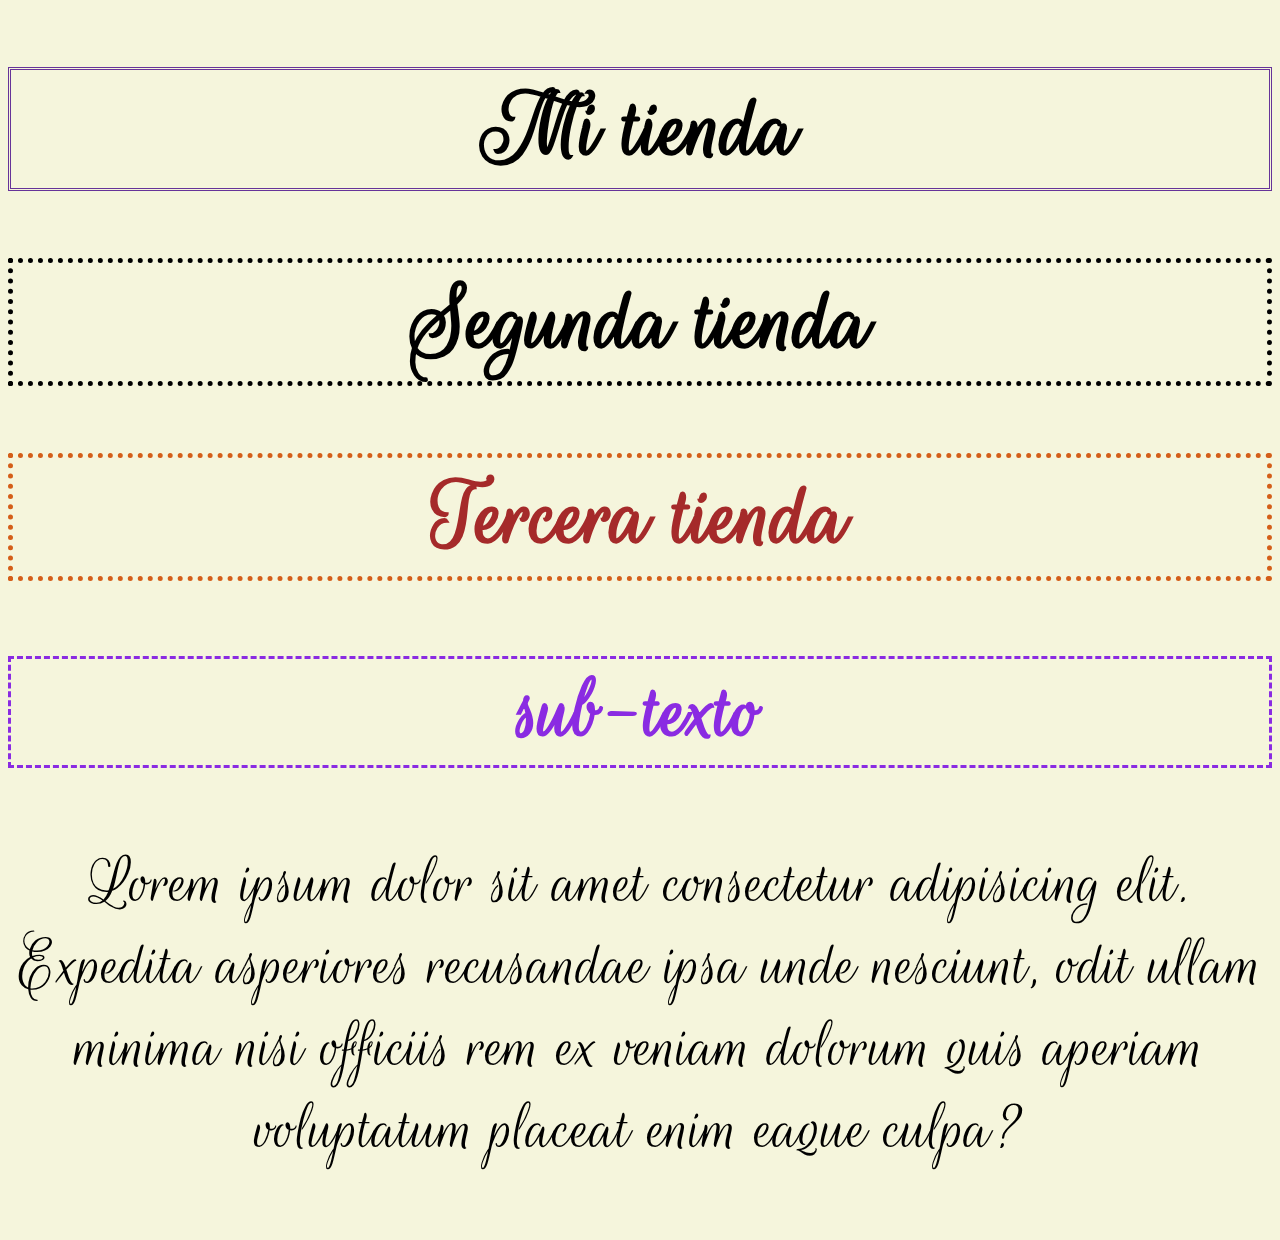
<file: new.html>
<!DOCTYPE html>
<html lang="en">
<head>

    <title>Pruebas</title>

    <link rel="preconnect" href="https://fonts.googleapis.com">
    <link rel="preconnect" href="https://fonts.gstatic.com" crossorigin>
    <link href="https://fonts.googleapis.com/css2?family=Rouge+Script&display=swap" rel="stylesheet">



    <link rel="stylesheet" href="style.css">


</head>

<body>

    <h1>Mi tienda</h1>
    <h1 class="h1border">Segunda tienda</h1>
    <h1 class="h1border" id="h1color">Tercera tienda</h1>
    <h2>sub-texto</h2>

    <p title="toolkit prueba">Lorem ipsum dolor sit amet consectetur adipisicing elit. 
        Expedita asperiores recusandae ipsa unde nesciunt, odit ullam minima nisi officiis rem ex veniam dolorum quis aperiam voluptatum placeat enim eaque culpa?</p>

</body>

</html>
</file>
<file: style.css>
body {
    background: beige;
    font-size: larger;
    text-align: center;
    font-family: "Rouge Script", cursive;
    font-size: 70px;
    }

h1 {
    color: black;
    font-size: 100px;
    border-style: double;
    border-color: rebeccapurple;
}

h2 {
    color: blueviolet;
    font-size: 90px;
    border-style: dashed;
    border-color: blueviolet;
    cursor:grab;
}

.h1border {
    border: 5px;
    border-style: dotted;
    cursor: wait;
}

#h1color {
    color: brown;
    border-color: #d45e19;
    cursor: pointer;
}

#h1color:hover {
    color: rgb(230, 13, 13);
    /* padding: 10px; */
    box-shadow: 5px 10px 18px rgb(230, 13, 13);
}
</file>
